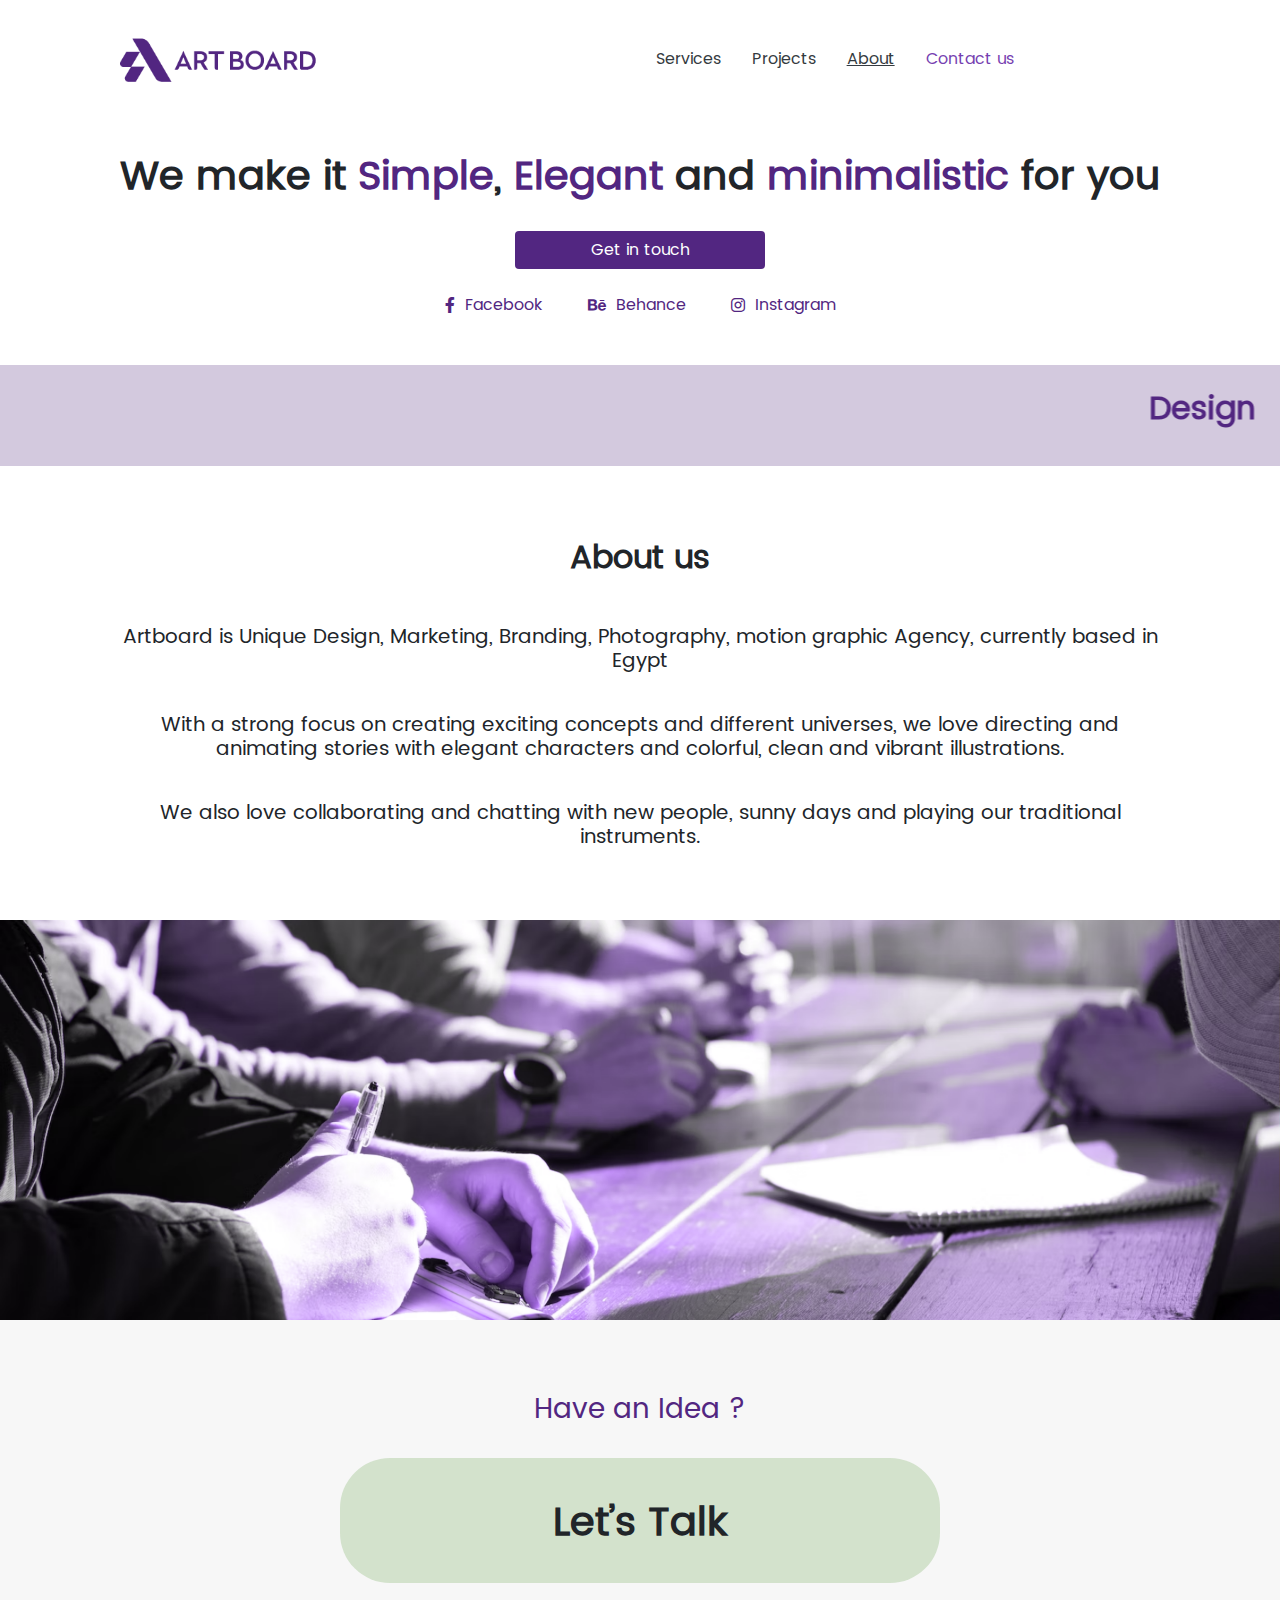
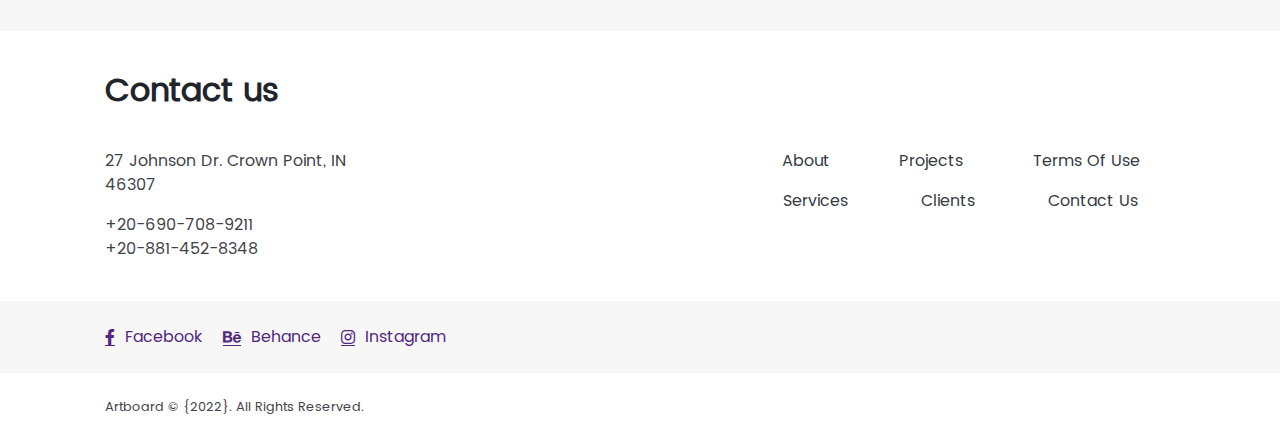
<file: about.html>
<!DOCTYPE html>
<html lang="en">

<head>
    <meta charset="UTF-8">
    <meta http-equiv="X-UA-Compatible" content="IE=edge">
    <meta name="viewport" content="width=device-width, initial-scale=1.0">
    <title>about us</title>
    <link rel="stylesheet" href="./css/all.min.css">
    <link rel="stylesheet" href="./css/bootstrap.min.css">
    <link rel="stylesheet" href="./css/style.css">
</head>

<body>


    <nav class="navbar__line navbar navbar-expand-lg navbar-light">
        <div class="container align-items-center justify-content-between w-100 pt-4 pb-2">

            <div class="container">
                <a class="navbar-brand" href="./index.html"><img src="./images/Group 5.png" width="200"></a>

                <button class="navbar-toggler" type="button" data-toggle="collapse" data-target="#navbarNav"
                    aria-controls="navbarNav" aria-expanded="false" aria-label="Toggle navigation">
                    <span class="navbar-toggler-icon"></span>
                </button>
            </div>


            <div class="collapse navbar-collapse w-100" id="navbarSupportedContent">
                <ul class="nav-items d-flex navbar-nav">

                    <li class="nav-item">
                        <a class="hovering__underline nav-link position-relative text-dark"
                            href="./services.html">Services</a>
                    </li>

                    <li class="nav-item">
                        <a class="hovering__underline nav-link position-relative text-dark"
                            href="./projects.html">Projects</a>
                    </li>

                    <li class="nav-item">
                        <a class="hovering__underline active__navitem nav-link position-relative text-dark"
                            href="./about.html">About</a>
                    </li>

                    <li class="nav-item">
                        <a class="hovering__underline colored__navitem nav-link position-relative text-dark"
                            href="./contact us.html">Contact us</a>
                    </li>
                </ul>
            </div>

        </div>
    </nav>


    <div class="container">
        <div class="header__text d-flex flex-column align-items-center justify-content-center py-5">
            <h1 class="text-center font-weight-bold"> We make it <span class="purple__color"> Simple</span>,<span
                    class="purple__color"> Elegant</span> and
                <span class="purple__color">minimalistic</span> for you
            </h1>

            <div class="py-4">
                <a href="./contact us.html" class="contact__btn btn text-white">Get in touch</a>
            </div>

            <div class="social__icons__container d-flex  align-items-center justify-content-center">
                <a class="d-flex align-items-center justify-content-between text-decoration-none" href="#">
                    <i class="social__icon position-relative fa-brands fa-facebook-f"></i>
                    <p class="text-capitalize m-0">facebook</p>
                </a>

                <a class="social__icon d-flex align-items-center justify-content-between text-decoration-none" href="#">
                    <i class="social__icon position-relative fa-brands fa-behance"></i>
                    <p class="text-capitalize m-0">behance</p>
                </a>

                <a class="social__icon d-flex align-items-center justify-content-between text-decoration-none" href="#">
                    <i class="social__icon position-relative fa-brands fa-instagram"></i>
                    <p class="text-capitalize m-0">instagram</p>
                </a>
            </div>
        </div>
    </div>


    <div class="services__container container-fluid">
        <marquee scrollamount="20">

            <div class="services__inside__container d-flex align-items-center justify-content-center py-4">
                <h2 class="services__item text-capitalize font-weight-bold">design</h2>
                <svg xmlns="http://www.w3.org/2000/svg" width="31.885" height="31.885" viewBox="0 0 31.885 31.885">
                    <path id="Path_22" data-name="Path 22"
                        d="M15.942,0s.159,7.812,4.145,11.8,11.8,4.145,11.8,4.145-7.812.159-11.8,4.145-4.145,11.8-4.145,11.8-.159-7.812-4.145-11.8S0,15.942,0,15.942s7.812-.159,11.8-4.145S15.942,0,15.942,0Z"
                        fill="#522681" />
                </svg>
                <h2 class="services__item text-capitalize font-weight-bold">developing</h2>
                <svg xmlns="http://www.w3.org/2000/svg" width="31.885" height="31.885" viewBox="0 0 31.885 31.885">
                    <path id="Path_22" data-name="Path 22"
                        d="M15.942,0s.159,7.812,4.145,11.8,11.8,4.145,11.8,4.145-7.812.159-11.8,4.145-4.145,11.8-4.145,11.8-.159-7.812-4.145-11.8S0,15.942,0,15.942s7.812-.159,11.8-4.145S15.942,0,15.942,0Z"
                        fill="#522681" />
                </svg>
                <h2 class="services__item text-capitalize font-weight-bold">branding</h2>
                <svg xmlns="http://www.w3.org/2000/svg" width="31.885" height="31.885" viewBox="0 0 31.885 31.885">
                    <path id="Path_22" data-name="Path 22"
                        d="M15.942,0s.159,7.812,4.145,11.8,11.8,4.145,11.8,4.145-7.812.159-11.8,4.145-4.145,11.8-4.145,11.8-.159-7.812-4.145-11.8S0,15.942,0,15.942s7.812-.159,11.8-4.145S15.942,0,15.942,0Z"
                        fill="#522681" />
                </svg>
                <h2 class="services__item text-capitalize font-weight-bold">marketing</h2>
                <svg xmlns="http://www.w3.org/2000/svg" width="31.885" height="31.885" viewBox="0 0 31.885 31.885">
                    <path id="Path_22" data-name="Path 22"
                        d="M15.942,0s.159,7.812,4.145,11.8,11.8,4.145,11.8,4.145-7.812.159-11.8,4.145-4.145,11.8-4.145,11.8-.159-7.812-4.145-11.8S0,15.942,0,15.942s7.812-.159,11.8-4.145S15.942,0,15.942,0Z"
                        fill="#522681" />
                </svg>
                <h2 class="services__item text-capitalize font-weight-bold">photography</h2>


            </div>

        </marquee>
    </div>


    <div class="container w-100">
        <div class="about__text d-flex flex-column align-items-center justify-content-center text-center w-100 py-5">
            <h2 class="font-weight-bold py-4">About us</h2>
            <h5 class="p-3">Artboard is Unique Design, Marketing, Branding, Photography, motion graphic Agency,
                currently based in
                Egypt
            </h5>
            <h5 class="p-3">With a strong focus on creating exciting concepts and different universes, we love
                directing and
                animating stories with elegant characters and colorful, clean and vibrant illustrations.
            </h5>
            <h5 class="p-3">We also love collaborating and chatting with new people, sunny days and playing our
                traditional
                instruments.</h5>
        </div>
    </div>


    <div class="light__bg__section">
        <img src="./images/about.png" class="img-fluid">
        <div class="d-flex flex-column align-items-center justify-content-center py-5">
            <h3 class="purple__color py-4">Have an Idea ?</h3>
            <a href="./contact-us.html"
                class="testimonials__idea__btn btn d-flex align-items-center justify-content-center font-weight-bold">
                Let’s Talk</a>
        </div>
    </div>



    <footer>
        <div class="container py-4">
            <h2 class="font-weight-bold py-3">Contact us</h2>
            <div class="row">

                <div class="col-md-7">
                    <div class="d-flex flex-column my-3">
                        <p class="dark__grey__color">27 Johnson Dr. Crown Point, IN <br>46307</p>
                        <a href="tel:+20-690-708-9211"
                            class="dark__grey__color text-decoration-none">+20-690-708-9211</a>
                        <a href="tel:+20-881-452-8348"
                            class="dark__grey__color text-decoration-none">+20-881-452-8348</a>
                    </div>
                </div>

                <div class="col-md-5">
                    <div class="d-flex flex-column my-3">
                        <div>
                            <ul class="d-flex align-items-center justify-content-around list-unstyled">
                                <li><a href="./about.html"
                                        class="text-decoration-none text-capitalize text-dark">about</a></li>
                                <li><a href="./projects.html"
                                        class="text-decoration-none text-capitalize text-dark">projects</a></li>
                                <li><a href="#" class="text-decoration-none text-capitalize text-dark">terms of use</a>
                                </li>
                            </ul>
                        </div>

                        <div>
                            <ul class="d-flex align-items-center justify-content-around list-unstyled">
                                <li><a href="./services.html"
                                        class="text-decoration-none text-capitalize text-dark">services</a></li>
                                <li><a href="#" class="text-decoration-none text-capitalize text-dark">clients</a></li>
                                <li><a href="#" class="text-decoration-none text-capitalize text-dark">contact us</a>
                                </li>
                            </ul>
                        </div>
                    </div>
                </div>

            </div>
        </div>


        <div class="footer__social__icons__container container-fluid py-4">
            <div
                class="footer__social__icons__inside__container container d-flex align-items-center justify-content-start">

                <a class="footer__social__icon d-flex align-items-center justify-content-between text-decoration-none"
                    href="#">
                    <i class="position-relative fa-brands fa-facebook-f"></i>
                    <p class="text-capitalize m-0">facebook</p>
                </a>

                <a class="footer__social__icon d-flex align-items-center justify-content-between text-decoration-none"
                    href="#">
                    <i class="position-relative fa-brands fa-behance"></i>
                    <p class="text-capitalize m-0">behance</p>
                </a>

                <a class="footer__social__icon d-flex align-items-center justify-content-between text-decoration-none"
                    href="#">
                    <i class="position-relative fa-brands fa-instagram"></i>
                    <p class="text-capitalize m-0">instagram</p>
                </a>

            </div>
        </div>


        <div class="dark__grey__color container d-flex align-items-center justify-content-start py-4">
            <small>Artboard © {2022}. All Rights Reserved.</small>
        </div>

    </footer>



    <script src="./js/jquery-3.3.1.min.js"></script>
    <script src="./js/bootstrap.min.js"></script>
    <script src="./js/main.js"></script>
</body>

</html>
</file>
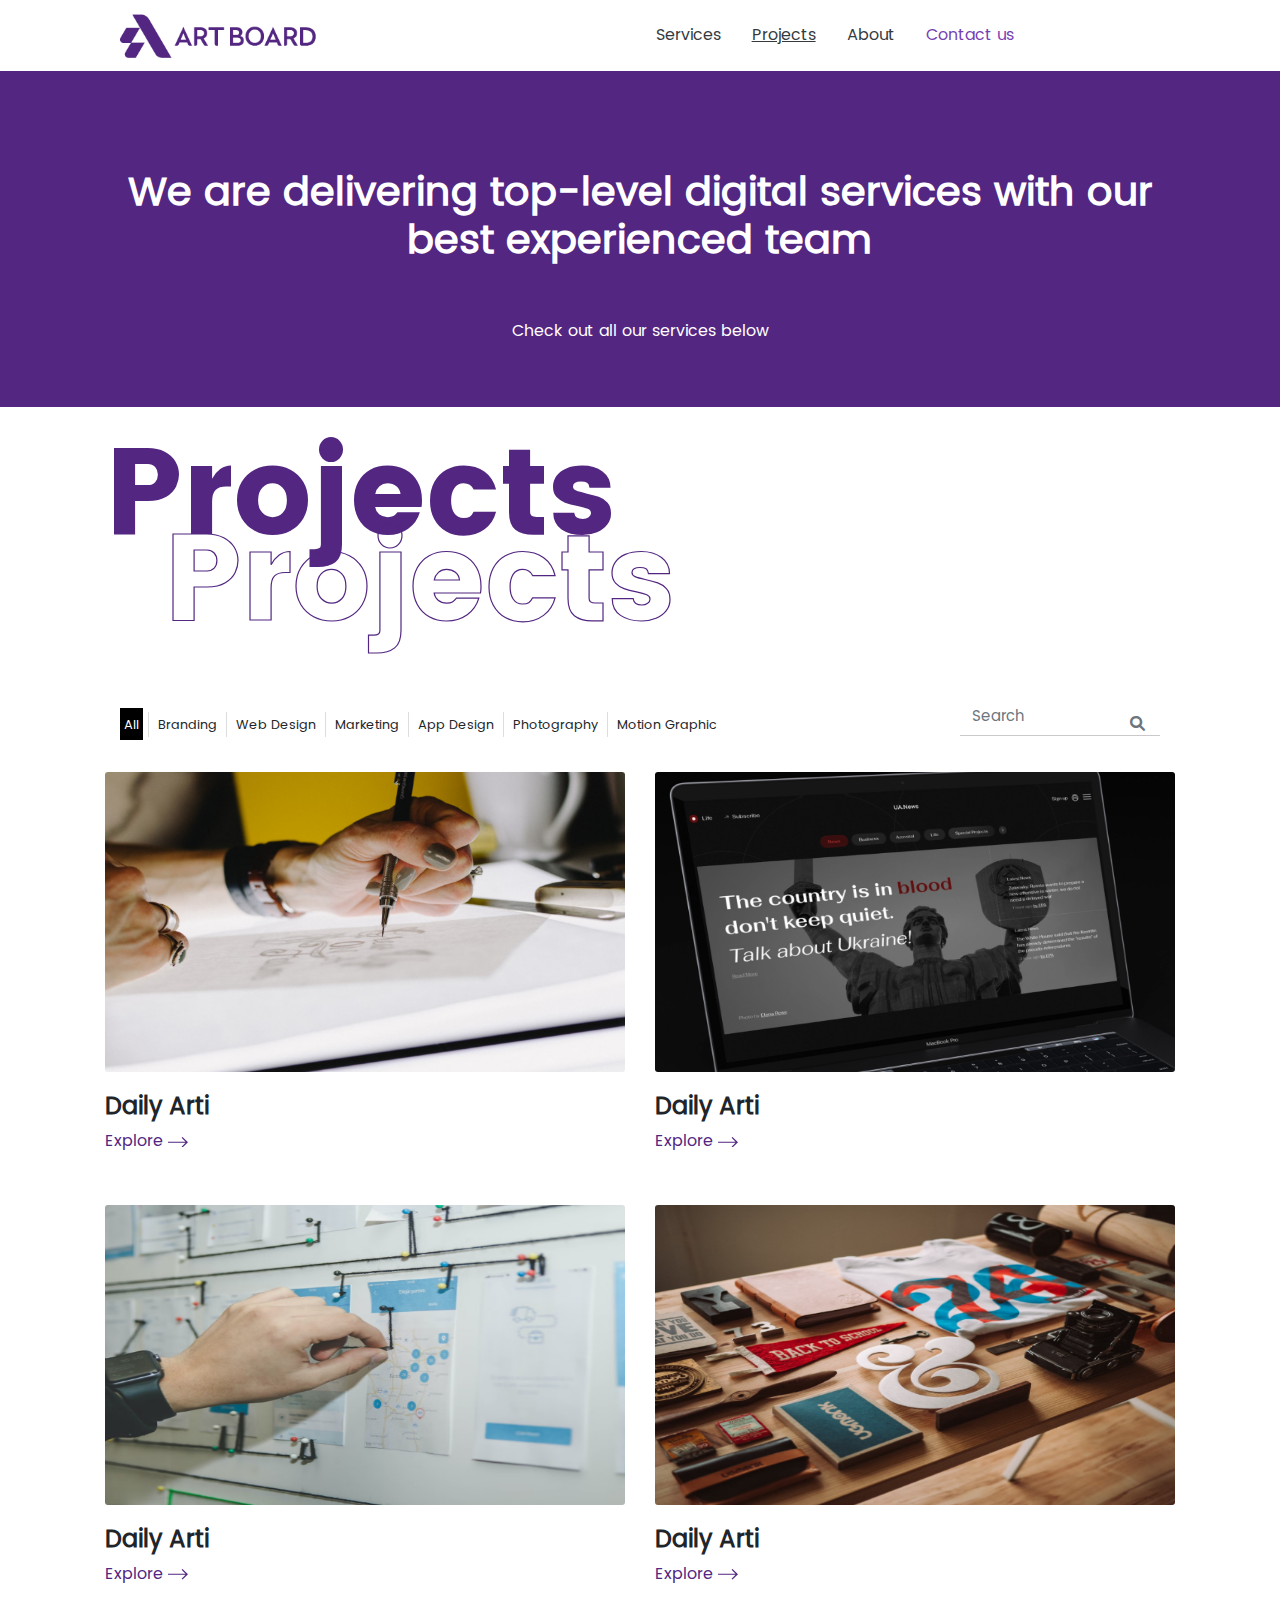
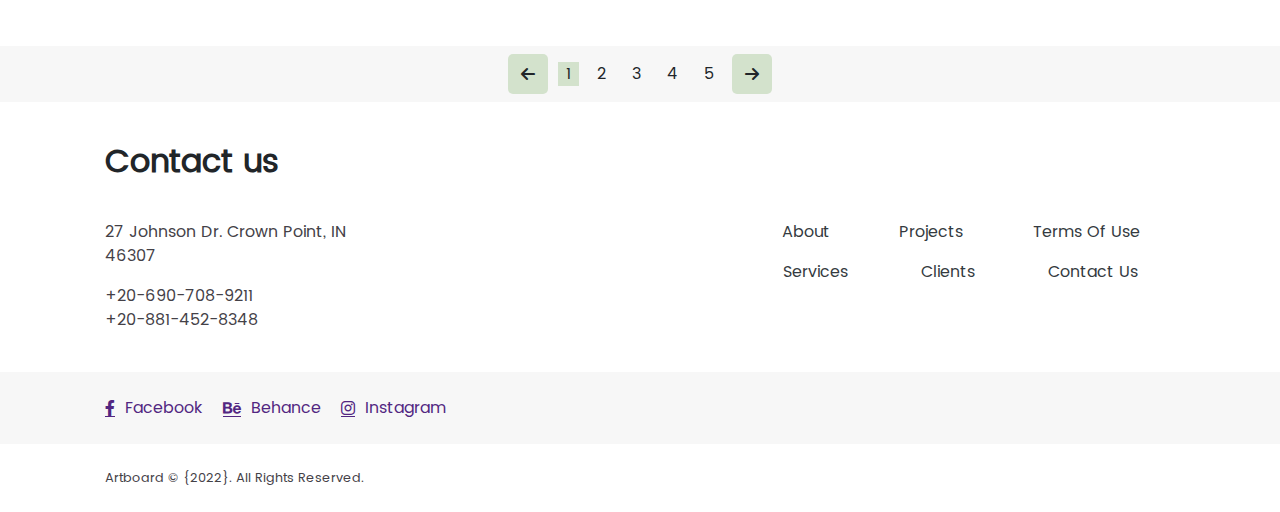
<file: projects.html>
<!DOCTYPE html>
<html lang="en">

<head>
    <meta charset="UTF-8">
    <meta http-equiv="X-UA-Compatible" content="IE=edge">
    <meta name="viewport" content="width=device-width, initial-scale=1.0">
    <title>projects</title>
    <link rel="stylesheet" href="./css/all.min.css">
    <link rel="stylesheet" href="./css/bootstrap.min.css">
    <link rel="stylesheet" href="./css/style.css">
</head>

<body>


    <nav class="navbar__line navbar navbar-expand-lg navbar-light">
        <div class="container align-items-center justify-content-between w-100">

            <div class="container">
                <a class="navbar-brand" href="./index.html"><img src="./images/Group 5.png" width="200"></a>

                <button class="navbar-toggler" type="button" data-toggle="collapse" data-target="#navbarNav"
                    aria-controls="navbarNav" aria-expanded="false" aria-label="Toggle navigation">
                    <span class="navbar-toggler-icon"></span>
                </button>
            </div>


            <div class="collapse navbar-collapse w-100" id="navbarSupportedContent">
                <ul class="nav-items d-flex navbar-nav">

                    <li class="nav-item">
                        <a class="hovering__underline nav-link position-relative text-dark"
                            href="./services.html">Services</a>
                    </li>

                    <li class="nav-item">
                        <a class="hovering__underline active__navitem nav-link position-relative text-dark"
                            href="./projects.html">Projects</a>
                    </li>

                    <li class="nav-item">
                        <a class="hovering__underline nav-link position-relative text-dark"
                            href="./about.html">About</a>
                    </li>

                    <li class="nav-item">
                        <a class="hovering__underline colored__navitem nav-link position-relative"
                            href="./contact us.html">Contact us</a>
                    </li>
                </ul>
            </div>

        </div>
    </nav>


    <div class="purple__bg text-white py-4">
        <div class="header__text container d-flex flex-column align-items-center justify-content-center py-4">
            <h1 class="font-weight-bold text-center py-5">
                We are delivering top-level digital services with our best experienced team
            </h1>
            <p>Check out all our services below</p>
        </div>
    </div>


    <div class="container py-4">
        <svg version="1.1" id="Layer_1" xmlns="http://www.w3.org/2000/svg" xmlns:xlink="http://www.w3.org/1999/xlink"
            x="0px" y="0px" viewBox="0 0 900 200" style="enable-background:new 0 0 594.3 221.3;" xml:space="preserve">
            <style type="text/css">
                .st0 {
                    fill: #522681;
                }

                .st1 {
                    font-family: 'Poppins-Bold';
                }

                .st2 {
                    font-size: 102px;
                }

                .st3 {
                    fill: none;
                    stroke: #522681;
                }
            </style>
            <g>
                <text transform="matrix(1 0 0 1 1.525879e-04 86.9539)" class="st0 st1 st2">Projects</text>
                <text transform="matrix(1 0 0 1 50.0002 158.9539)" class="st3 st1 st2">Projects</text>
            </g>
        </svg>

        <div class="container d-flex flex-wrap align-items-center justify-content-between pt-4">
            <div class="filter__btns scroll__style d-flex align-items-center justify-content-start overflow-auto py-3">

                <a href="#" class="current__filter__item text-decoration-none text-capitalize text-center p-1">
                    <small>all</small>
                </a>

                <span>
                    <svg xmlns="http://www.w3.org/2000/svg" width="1" height="24.935" viewBox="0 0 1 24.935">
                        <path id="Path_2113" data-name="Path 2113" d="M-7292.338-1118.846v24.935"
                            transform="translate(7292.838 1118.846)" fill="none" stroke="#ddd" stroke-width="1" />
                    </svg>
                </span>

                <a href="#" class="filter__type text-decoration-none text-capitalize text-center p-1">
                    <small>branding</small>
                </a>

                <span>
                    <svg xmlns="http://www.w3.org/2000/svg" width="1" height="24.935" viewBox="0 0 1 24.935">
                        <path id="Path_2113" data-name="Path 2113" d="M-7292.338-1118.846v24.935"
                            transform="translate(7292.838 1118.846)" fill="none" stroke="#ddd" stroke-width="1" />
                    </svg>
                </span>

                <a href="#" class="filter__type text-decoration-none text-capitalize text-center p-1">
                    <small>web design</small>
                </a>

                <span>
                    <svg xmlns="http://www.w3.org/2000/svg" width="1" height="24.935" viewBox="0 0 1 24.935">
                        <path id="Path_2113" data-name="Path 2113" d="M-7292.338-1118.846v24.935"
                            transform="translate(7292.838 1118.846)" fill="none" stroke="#ddd" stroke-width="1" />
                    </svg>
                </span>

                <a href="#" class="filter__type text-decoration-none text-capitalize text-center p-1">
                    <small>Marketing</small>
                </a>

                <span>
                    <svg xmlns="http://www.w3.org/2000/svg" width="1" height="24.935" viewBox="0 0 1 24.935">
                        <path id="Path_2113" data-name="Path 2113" d="M-7292.338-1118.846v24.935"
                            transform="translate(7292.838 1118.846)" fill="none" stroke="#ddd" stroke-width="1" />
                    </svg>
                </span>

                <a href="#" class="filter__type text-decoration-none text-capitalize text-center p-1">
                    <small>App Design</small>
                </a>

                <span>
                    <svg xmlns="http://www.w3.org/2000/svg" width="1" height="24.935" viewBox="0 0 1 24.935">
                        <path id="Path_2113" data-name="Path 2113" d="M-7292.338-1118.846v24.935"
                            transform="translate(7292.838 1118.846)" fill="none" stroke="#ddd" stroke-width="1" />
                    </svg>
                </span>

                <a href="#" class="filter__type text-decoration-none text-capitalize text-center p-1">
                    <small>Photography</small>
                </a>

                <span>
                    <svg xmlns="http://www.w3.org/2000/svg" width="1" height="24.935" viewBox="0 0 1 24.935">
                        <path id="Path_2113" data-name="Path 2113" d="M-7292.338-1118.846v24.935"
                            transform="translate(7292.838 1118.846)" fill="none" stroke="#ddd" stroke-width="1" />
                    </svg>
                </span>

                <a href="#" class="filter__type text-decoration-none text-capitalize text-center p-1">
                    <small>Motion graphic</small>
                </a>
            </div>

            <div class="search__input form-group position-relative border-0">
                <span class="search__icon fa fa-search position-absolute text-secondary pt-1"></span>
                <input type="search" class="form-control border-0 pr-5" placeholder="Search">
            </div>
        </div>


        <div class="row">
            <div class="col-md-6">
                <div class="projects__card card border-0 py-3">
                    <img src="./images/pic.png" class="shown__img card-img">
                    <img src="./images/pic-1.png" class="hidden__img card-img d-none">
                    <div class="card-body px-0">
                        <h4 class="font-weight-bold">Daily Arti</h4>
                        <a href="#" class="purple__color text-decoration-none pt-2">Explore
                            <span><svg xmlns="http://www.w3.org/2000/svg" width="20" height="10.496"
                                    viewBox="0 0 20 10.496">
                                    <path id="Path_3" data-name="Path 3"
                                        d="M14.515,5.418l-.891.852,3.964,3.793H0v1.205H17.588l-3.964,3.793.891.852L20,10.666Z"
                                        transform="translate(0 -5.418)" fill="#522681" />
                                </svg></span>
                        </a>
                    </div>
                </div>
            </div>

            <div class="col-md-6">
                <div class="projects__card card border-0 py-3">
                    <img src="./images/pic-3.png" class="shown__img card-img">
                    <img src="./images/pic-2.png" class="hidden__img card-img d-none">
                    <div class="card-body px-0">
                        <h4 class="font-weight-bold">Daily Arti</h4>
                        <a href="#" class="purple__color text-decoration-none pt-2">Explore
                            <span><svg xmlns="http://www.w3.org/2000/svg" width="20" height="10.496"
                                    viewBox="0 0 20 10.496">
                                    <path id="Path_3" data-name="Path 3"
                                        d="M14.515,5.418l-.891.852,3.964,3.793H0v1.205H17.588l-3.964,3.793.891.852L20,10.666Z"
                                        transform="translate(0 -5.418)" fill="#522681" />
                                </svg></span>
                        </a>
                    </div>
                </div>
            </div>

            <div class="col-md-6">
                <div class="projects__card card border-0 py-3">
                    <img src="./images/project-4.png" class="shown__img card-img">
                    <img src="./images/pic-1.png" class="hidden__img card-img d-none">
                    <div class="card-body px-0">
                        <h4 class="font-weight-bold">Daily Arti</h4>
                        <a href="#" class="purple__color text-decoration-none pt-2">Explore
                            <span><svg xmlns="http://www.w3.org/2000/svg" width="20" height="10.496"
                                    viewBox="0 0 20 10.496">
                                    <path id="Path_3" data-name="Path 3"
                                        d="M14.515,5.418l-.891.852,3.964,3.793H0v1.205H17.588l-3.964,3.793.891.852L20,10.666Z"
                                        transform="translate(0 -5.418)" fill="#522681" />
                                </svg></span>
                        </a>
                    </div>
                </div>
            </div>

            <div class="col-md-6">
                <div class="projects__card card border-0 py-3">
                    <img src="./images/branding.png" class="shown__img card-img">
                    <img src="./images/pic-3.png" class="hidden__img card-img d-none">
                    <div class="card-body px-0">
                        <h4 class="font-weight-bold">Daily Arti</h4>
                        <a href="#" class="purple__color text-decoration-none pt-2">Explore
                            <span><svg xmlns="http://www.w3.org/2000/svg" width="20" height="10.496"
                                    viewBox="0 0 20 10.496">
                                    <path id="Path_3" data-name="Path 3"
                                        d="M14.515,5.418l-.891.852,3.964,3.793H0v1.205H17.588l-3.964,3.793.891.852L20,10.666Z"
                                        transform="translate(0 -5.418)" fill="#522681" />
                                </svg></span>
                        </a>
                    </div>
                </div>
            </div>
        </div>
    </div>


    <div class="moving__arrows__container d-flex align-items-center justify-content-center py-2">
        <i class="moving__arrow d-flex align-items-center justify-content-center pointer fa-solid fa-arrow-left"></i>
        <p class="current__Page pointer m-0 px-2">1</p>
        <p class="pointer m-0 px-2">2</p>
        <p class="pointer m-0 px-2">3</p>
        <p class="pointer m-0 px-2">4</p>
        <p class="pointer m-0 px-2">5</p>
        <i class="moving__arrow d-flex align-items-center justify-content-center pointer fa-solid fa-arrow-right"></i>
    </div>


    <footer>
        <div class="container py-4">
            <h2 class="font-weight-bold py-3">Contact us</h2>
            <div class="row">

                <div class="col-md-7">
                    <div class="d-flex flex-column my-3">
                        <p class="dark__grey__color">27 Johnson Dr. Crown Point, IN <br>46307</p>
                        <a href="tel:+20-690-708-9211"
                            class="dark__grey__color text-decoration-none">+20-690-708-9211</a>
                        <a href="tel:+20-881-452-8348"
                            class="dark__grey__color text-decoration-none">+20-881-452-8348</a>
                    </div>
                </div>

                <div class="col-md-5">
                    <div class="d-flex flex-column my-3">
                        <div>
                            <ul class="d-flex align-items-center justify-content-around list-unstyled">
                                <li><a href="./about.html"
                                        class="text-decoration-none text-capitalize text-dark">about</a></li>
                                <li><a href="./projects.html"
                                        class="text-decoration-none text-capitalize text-dark">projects</a></li>
                                <li><a href="#" class="text-decoration-none text-capitalize text-dark">terms of use</a>
                                </li>
                            </ul>
                        </div>

                        <div>
                            <ul class="d-flex align-items-center justify-content-around list-unstyled">
                                <li><a href="./services.html"
                                        class="text-decoration-none text-capitalize text-dark">services</a></li>
                                <li><a href="#" class="text-decoration-none text-capitalize text-dark">clients</a></li>
                                <li><a href="#" class="text-decoration-none text-capitalize text-dark">contact us</a>
                                </li>
                            </ul>
                        </div>
                    </div>
                </div>

            </div>
        </div>


        <div class="footer__social__icons__container container-fluid py-4">
            <div
                class="footer__social__icons__inside__container container d-flex align-items-center justify-content-start">

                <a class="footer__social__icon d-flex align-items-center justify-content-between text-decoration-none"
                    href="#">
                    <i class="position-relative fa-brands fa-facebook-f"></i>
                    <p class="text-capitalize m-0">facebook</p>
                </a>

                <a class="footer__social__icon d-flex align-items-center justify-content-between text-decoration-none"
                    href="#">
                    <i class="position-relative fa-brands fa-behance"></i>
                    <p class="text-capitalize m-0">behance</p>
                </a>

                <a class="footer__social__icon d-flex align-items-center justify-content-between text-decoration-none"
                    href="#">
                    <i class="position-relative fa-brands fa-instagram"></i>
                    <p class="text-capitalize m-0">instagram</p>
                </a>

            </div>
        </div>


        <div class="dark__grey__color container d-flex align-items-center justify-content-start py-4">
            <small>Artboard © {2022}. All Rights Reserved.</small>
        </div>

    </footer>



    <script src="./js/jquery-3.3.1.min.js"></script>
    <script src="./js/bootstrap.min.js"></script>
    <script src="./js/main.js"></script>
</body>

</html>
</file>
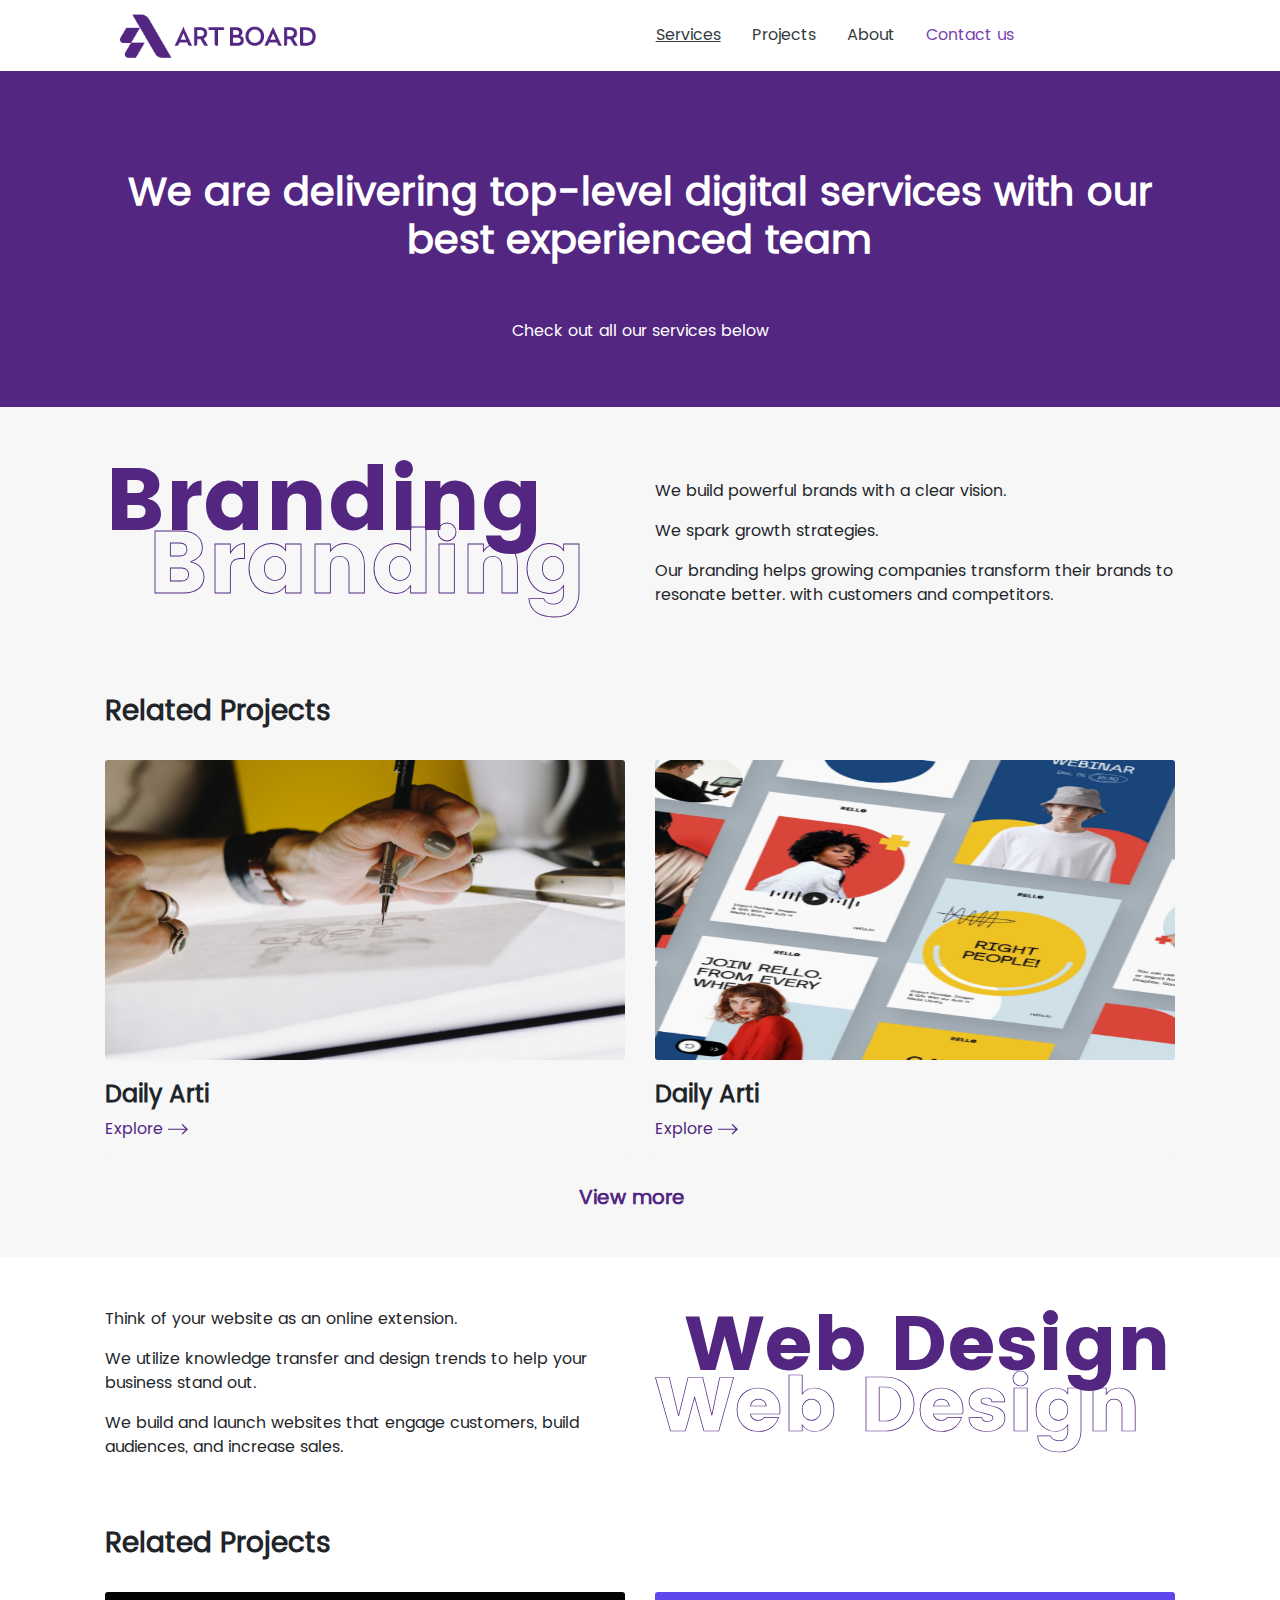
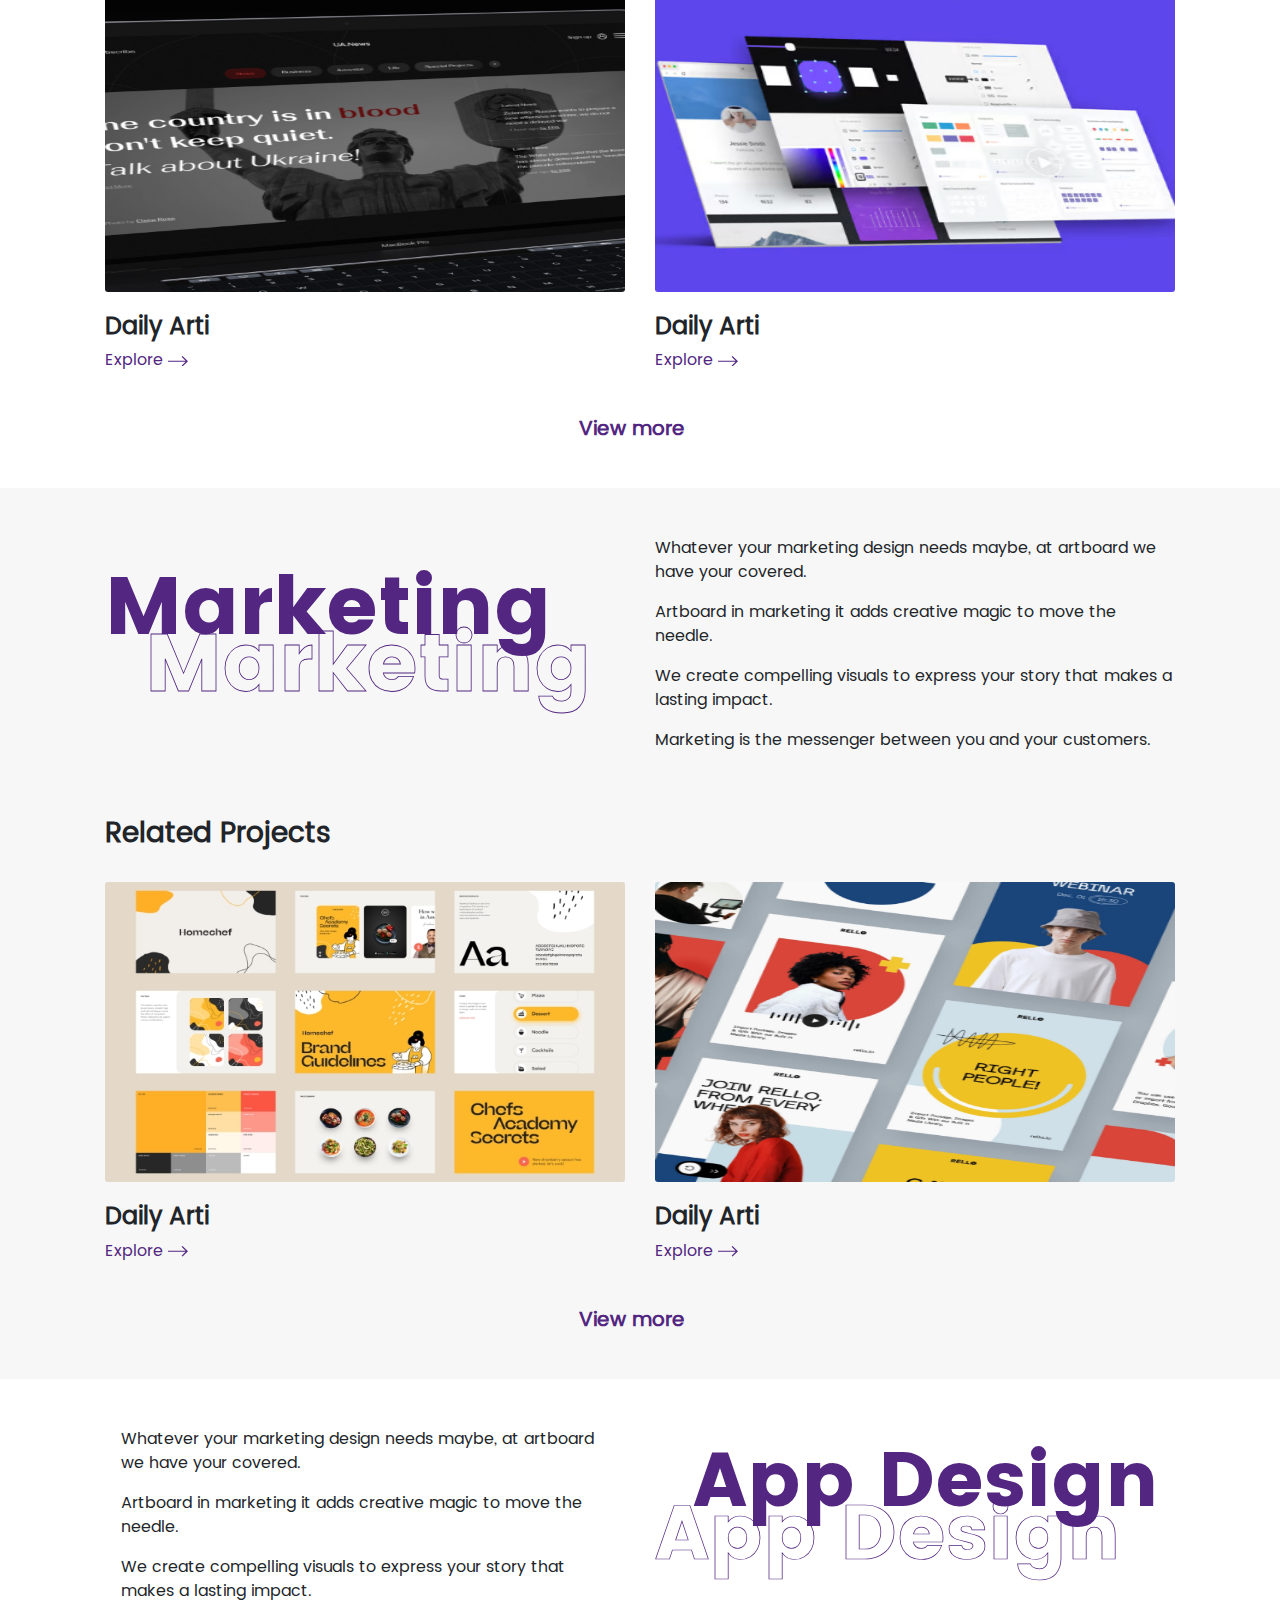
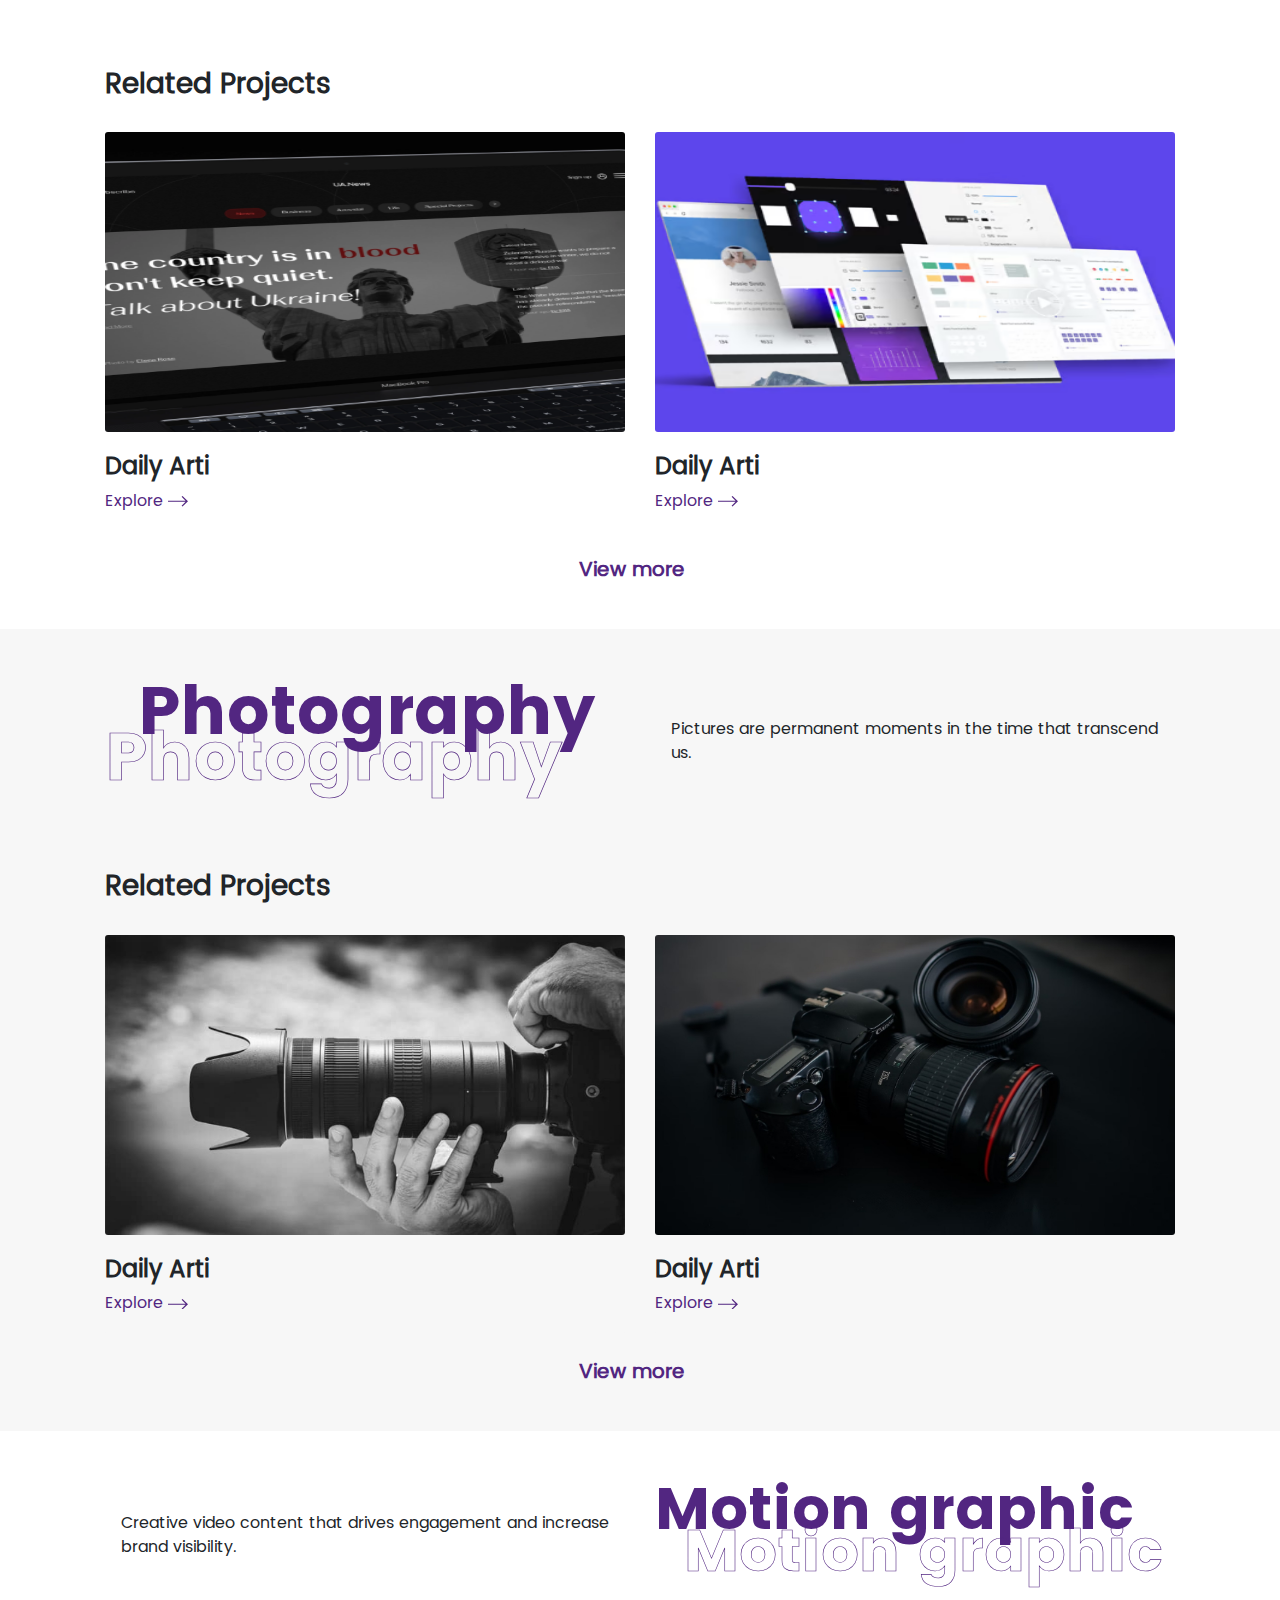
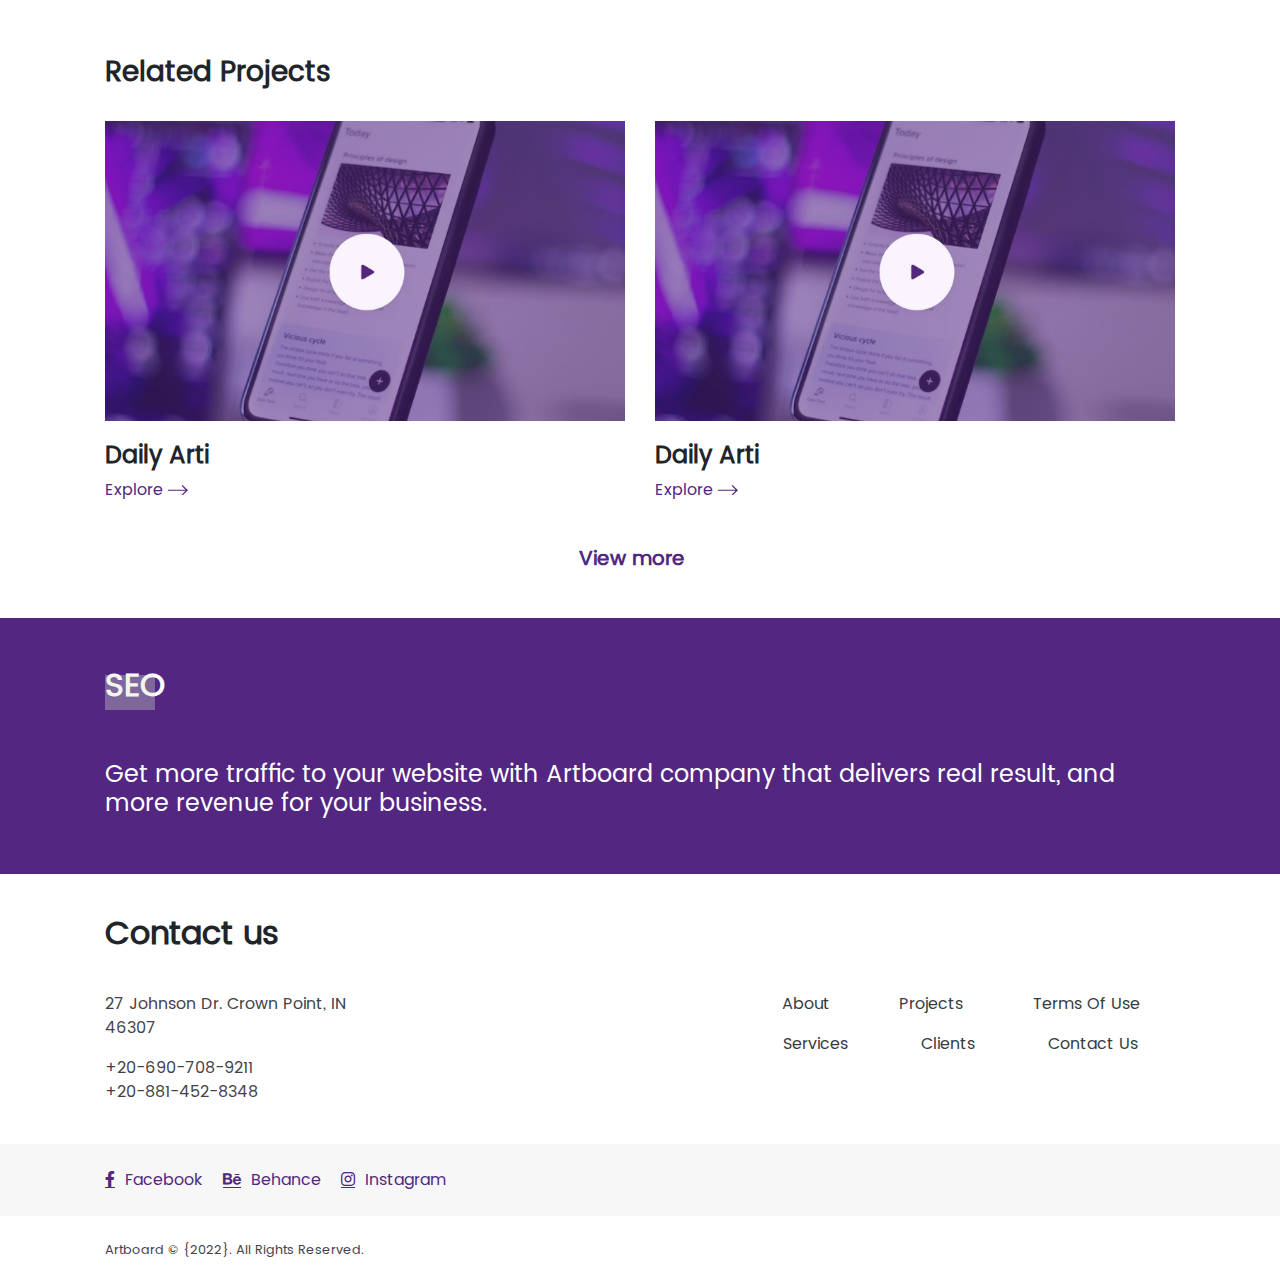
<file: services.html>
<!DOCTYPE html>
<html lang="en">

<head>
    <meta charset="UTF-8">
    <meta http-equiv="X-UA-Compatible" content="IE=edge">
    <meta name="viewport" content="width=device-width, initial-scale=1.0">
    <title>services</title>
    <link rel="stylesheet" href="./css/all.min.css">
    <link rel="stylesheet" href="./css/bootstrap.min.css">
    <link rel="stylesheet" href="./css/style.css">
</head>

<body>


    <nav class="navbar__line navbar navbar-expand-lg navbar-light">
        <div class="container align-items-center justify-content-between w-100">

            <div class="container">
                <a class="navbar-brand" href="./index.html"><img src="./images/Group 5.png" width="200"></a>

                <button class="navbar-toggler" type="button" data-toggle="collapse" data-target="#navbarNav"
                    aria-controls="navbarNav" aria-expanded="false" aria-label="Toggle navigation">
                    <span class="navbar-toggler-icon"></span>
                </button>
            </div>


            <div class="collapse navbar-collapse w-100" id="navbarSupportedContent">
                <ul class="nav-items d-flex navbar-nav">

                    <li class="nav-item">
                        <a class="hovering__underline active__navitem nav-link position-relative text-dark"
                            href="./services.html">Services</a>
                    </li>

                    <li class="nav-item">
                        <a class="hovering__underline nav-link position-relative text-dark"
                            href="./projects.html">Projects</a>
                    </li>

                    <li class="nav-item">
                        <a class="hovering__underline nav-link position-relative text-dark"
                            href="./about.html">About</a>
                    </li>

                    <li class="nav-item">
                        <a class="hovering__underline colored__navitem nav-link position-relative"
                            href="./contact us.html">Contact us</a>
                    </li>
                </ul>
            </div>

        </div>
    </nav>



    <div class="container-fluid purple__bg text-white py-4">
        <div class="header__text container d-flex flex-column align-items-center justify-content-center py-4">
            <h1 class="font-weight-bold text-center py-5">
                We are delivering top-level digital services with our best experienced team
            </h1>
            <p>Check out all our services below</p>
        </div>
    </div>



    <!--branding-->
    <div class="light__bg__section py-4">
        <div class="container">
            <div class="row align-items-center justify-content-center py-4">
                <div class="col-md-6">
                    <div>
                        <svg version="1.1" id="Layer_1" xmlns="http://www.w3.org/2000/svg"
                            xmlns:xlink="http://www.w3.org/1999/xlink" x="0px" y="0px" viewBox="0 0 600 221.3"
                            style="enable-background:new 0 0 538.4 221.3;" xml:space="preserve">
                            <style type="text/css">
                                .st0 {
                                    fill: #522681;
                                }

                                .st1 {
                                    font-family: 'Poppins-Bold';
                                }

                                .st2 {
                                    font-size: 102px;
                                }

                                .st3 {
                                    fill: none;
                                    stroke: #522681;
                                }
                            </style>
                            <g>
                                <text transform="matrix(1 0 0 1 -3.051758e-04 86.954)"
                                    class="st0 st1 st2">Branding</text>
                                <text transform="matrix(1 0 0 1 49.9997 158.954)" class="st3 st1 st2">Branding</text>
                            </g>
                        </svg>
                    </div>
                </div>

                <div class="col-md-6">
                    <div class="d-flex flex-column align-items-start justify-content-center">
                        <p>We build powerful brands with a clear vision.</p>
                        <p>We spark growth strategies.</p>
                        <p>Our branding helps growing companies transform their brands to resonate better. with
                            customers and competitors.</p>
                    </div>
                </div>
            </div>
        </div>

        <div class="container">
            <h3 class="font-weight-bold text-capitalize py-4">Related projects</h3>

            <div class="row d-flex align-items-center justify-content-start">
                <div class="col-md-6">
                    <div class="projects__card light__bg__section card border-0 text-capitalize">
                        <img src="./images/pic.png" class="shown__img card-img">
                        <img src="./images/pic-1.png" class="hidden__img card-img d-none">
                        <div class="card-body px-0">
                            <h4 class="font-weight-bold">daily arti</h4>
                            <a href="#" class="purple__color text-decoration-none pt-2">explore
                                <span><svg xmlns="http://www.w3.org/2000/svg" width="20" height="10.496"
                                        viewBox="0 0 20 10.496">
                                        <path id="Path_3" data-name="Path 3"
                                            d="M14.515,5.418l-.891.852,3.964,3.793H0v1.205H17.588l-3.964,3.793.891.852L20,10.666Z"
                                            transform="translate(0 -5.418)" fill="#522681" />
                                    </svg></span>
                            </a>
                        </div>
                    </div>
                </div>

                <div class="col-md-6">
                    <div class="projects__card light__bg__section card border-0 text-capitalize">
                        <img src="./images/web-design-2.png" class="shown__img card-img">
                        <img src="./images/pic-2.png" class="hidden__img card-img d-none">
                        <div class="card-body px-0">
                            <h4 class="font-weight-bold">daily arti</h4>
                            <a href="#" class="purple__color text-decoration-none pt-2">explore
                                <span><svg xmlns="http://www.w3.org/2000/svg" width="20" height="10.496"
                                        viewBox="0 0 20 10.496">
                                        <path id="Path_3" data-name="Path 3"
                                            d="M14.515,5.418l-.891.852,3.964,3.793H0v1.205H17.588l-3.964,3.793.891.852L20,10.666Z"
                                            transform="translate(0 -5.418)" fill="#522681" />
                                    </svg></span>
                            </a>
                        </div>
                    </div>
                </div>
            </div>

            <div class="py-4">
                <a href="./projects.html" class="d-flex align-items-center justify-content-center text-decoration-none">
                    <h5 class="purple__color font-weight-bold m-0 pr-3">View more</h5>
                </a>
            </div>
        </div>
    </div>



    <!--web design-->
    <div class="py-4">
        <div class="container">
            <div class="row flex-column-reverse flex-md-row align-items-center justify-content-center py-4">
                <div class="col-md-6">
                    <div class="d-flex flex-column align-items-start justify-content-center">
                        <p>Think of your website as an online extension.</p>
                        <p>We utilize knowledge transfer and design trends to help your business stand out.</p>
                        <p>We build and launch websites that engage customers, build audiences, and increase sales.</p>
                    </div>
                </div>

                <div class="col-md-6">
                    <div>
                        <svg version="1.1" id="Layer_1" xmlns="http://www.w3.org/2000/svg"
                            xmlns:xlink="http://www.w3.org/1999/xlink" x="0px" y="0px" viewBox="0 0 700 233"
                            style="enable-background:new 0 0 665.9 232.3;" xml:space="preserve">
                            <style type="text/css">
                                .st0 {
                                    fill: #522681;
                                }

                                .st1 {
                                    font-family: 'Poppins-Bold';
                                }

                                .st2 {
                                    font-size: 102px;
                                }

                                .st3 {
                                    fill: none;
                                    stroke: #522681;
                                }
                            </style>
                            <g>
                                <text transform="matrix(1 0 0 1 40.8202 86.954)" class="st0 st1 st2">Web Design</text>
                                <text transform="matrix(1 0 0 1 0.5002 169.9539)" class="st3 st1 st2">Web Design</text>
                            </g>
                        </svg>
                    </div>
                </div>
            </div>
        </div>

        <div class="container">
            <h3 class="font-weight-bold text-capitalize py-4">Related projects</h3>
            <div class="row d-flex align-items-center justify-content-start">
                <div class="col-md-6">
                    <div class="projects__card card border-0 text-capitalize">
                        <img src="./images/web-design-1.png" class="shown__img card-img">
                        <img src="./images/web-design-2.png" class="hidden__img card-img d-none">
                        <div class="card-body px-0">
                            <h4 class="font-weight-bold">daily arti</h4>
                            <a href="#" class="purple__color text-decoration-none pt-2">explore
                                <span><svg xmlns="http://www.w3.org/2000/svg" width="20" height="10.496"
                                        viewBox="0 0 20 10.496">
                                        <path id="Path_3" data-name="Path 3"
                                            d="M14.515,5.418l-.891.852,3.964,3.793H0v1.205H17.588l-3.964,3.793.891.852L20,10.666Z"
                                            transform="translate(0 -5.418)" fill="#522681" />
                                    </svg></span>
                            </a>
                        </div>
                    </div>
                </div>

                <div class="col-md-6">
                    <div class="projects__card card border-0 text-capitalize">
                        <img src="./images/project-2.png" class="shown__img card-img">
                        <img src="./images/pic-2.png" class="hidden__img card-img d-none">
                        <div class="card-body px-0">
                            <h4 class="font-weight-bold">daily arti</h4>
                            <a href="#" class="purple__color text-decoration-none pt-2">explore
                                <span><svg xmlns="http://www.w3.org/2000/svg" width="20" height="10.496"
                                        viewBox="0 0 20 10.496">
                                        <path id="Path_3" data-name="Path 3"
                                            d="M14.515,5.418l-.891.852,3.964,3.793H0v1.205H17.588l-3.964,3.793.891.852L20,10.666Z"
                                            transform="translate(0 -5.418)" fill="#522681" />
                                    </svg></span>
                            </a>
                        </div>
                    </div>
                </div>
            </div>

            <div class="py-4">
                <a href="./projects.html" class="d-flex align-items-center justify-content-center text-decoration-none">
                    <h5 class="purple__color font-weight-bold m-0 pr-3">View more</h5>
                </a>
            </div>

        </div>
    </div>



    <!--marketing-->
    <div class="light__bg__section py-4">
        <div class="container">
            <div class="row align-items-center justify-content-center py-4">
                <div class="col-md-6">
                    <div>
                        <svg version="1.1" id="Layer_1" xmlns="http://www.w3.org/2000/svg"
                            xmlns:xlink="http://www.w3.org/1999/xlink" x="0px" y="0px" viewBox="0 0 650 221.3"
                            style="enable-background:new 0 0 594.3 221.3;" xml:space="preserve">
                            <style type="text/css">
                                .st0 {
                                    fill: #522681;
                                }

                                .st1 {
                                    font-family: 'Poppins-Bold';
                                }

                                .st2 {
                                    font-size: 102px;
                                }

                                .st3 {
                                    fill: none;
                                    stroke: #522681;
                                }
                            </style>
                            <g>
                                <text transform="matrix(1 0 0 1 1.525879e-04 86.9539)"
                                    class="st0 st1 st2">Marketing</text>
                                <text transform="matrix(1 0 0 1 50.0002 158.9539)" class="st3 st1 st2">Marketing</text>
                            </g>
                        </svg>
                    </div>
                </div>

                <div class="col-md-6">
                    <div class="d-flex flex-column align-items-start justify-content-center">
                        <p>Whatever your marketing design needs maybe, at artboard we have your covered.</p>
                        <p>Artboard in marketing it adds creative magic to move the needle.</p>
                        <p>We create compelling visuals to express your story that makes a lasting impact.</p>
                        <p>Marketing is the messenger between you and your customers.</p>
                    </div>
                </div>
            </div>
        </div>

        <div class="container">
            <h3 class="font-weight-bold text-capitalize py-4">Related projects</h3>
            <div class="row d-flex align-items-center justify-content-start">
                <div class="col-md-6">
                    <div class="projects__card light__bg__section card border-0 text-capitalize">
                        <img src="./images/marketing.jpg" class="shown__img card-img">
                        <img src="./images/pic-1.png" class="hidden__img card-img d-none">
                        <div class="card-body px-0">
                            <h4 class="font-weight-bold">daily arti</h4>
                            <a href="#" class="purple__color text-decoration-none pt-2">explore
                                <span><svg xmlns="http://www.w3.org/2000/svg" width="20" height="10.496"
                                        viewBox="0 0 20 10.496">
                                        <path id="Path_3" data-name="Path 3"
                                            d="M14.515,5.418l-.891.852,3.964,3.793H0v1.205H17.588l-3.964,3.793.891.852L20,10.666Z"
                                            transform="translate(0 -5.418)" fill="#522681" />
                                    </svg></span>
                            </a>
                        </div>
                    </div>
                </div>

                <div class="col-md-6">
                    <div class="projects__card light__bg__section card border-0 text-capitalize">
                        <img src="./images/web-design-2.png" class="shown__img card-img">
                        <img src="./images/pic-2.png" class="hidden__img card-img d-none">
                        <div class="card-body px-0">
                            <h4 class="font-weight-bold">daily arti</h4>
                            <a href="#" class="purple__color text-decoration-none pt-2">explore
                                <span><svg xmlns="http://www.w3.org/2000/svg" width="20" height="10.496"
                                        viewBox="0 0 20 10.496">
                                        <path id="Path_3" data-name="Path 3"
                                            d="M14.515,5.418l-.891.852,3.964,3.793H0v1.205H17.588l-3.964,3.793.891.852L20,10.666Z"
                                            transform="translate(0 -5.418)" fill="#522681" />
                                    </svg></span>
                            </a>
                        </div>
                    </div>
                </div>
            </div>

            <div class="py-4">
                <a href="./projects.html" class="d-flex align-items-center justify-content-center text-decoration-none">
                    <h5 class="purple__color font-weight-bold m-0 pr-3">View more</h5>
                </a>
            </div>

        </div>
    </div>


    <!--app design-->
    <div class="py-4">
        <div class="container">
            <div class="row flex-column-reverse flex-md-row align-items-center justify-content-center py-4">
                <div class="col-md-6">
                    <div class="d-flex flex-column align-items-start justify-content-center px-3">
                        <p>Whatever your marketing design needs maybe, at artboard we have your covered.</p>
                        <p>Artboard in marketing it adds creative magic to move the needle.</p>
                        <p>We create compelling visuals to express your story that makes a lasting impact.</p>
                    </div>
                </div>

                <div class="col-md-6">
                    <div>
                        <svg version="1.1" id="Layer_1" xmlns="http://www.w3.org/2000/svg"
                            xmlns:xlink="http://www.w3.org/1999/xlink" x="0px" y="0px" viewBox="0 0 700 221.3"
                            style="enable-background:new 0 0 647.8 221.3;" xml:space="preserve">
                            <style type="text/css">
                                .st0 {
                                    fill: #522681;
                                }

                                .st1 {
                                    font-family: 'Poppins-Bold';
                                }

                                .st2 {
                                    font-size: 102px;
                                }

                                .st3 {
                                    fill: none;
                                    stroke: #522681;
                                }
                            </style>
                            <g>
                                <text transform="matrix(1 0 0 1 50.5002 86.9544)" class="st0 st1 st2">App Design</text>
                                <text transform="matrix(1 0 0 1 0.5002 158.9544)" class="st3 st1 st2">App Design</text>
                            </g>
                        </svg>

                    </div>
                </div>
            </div>
        </div>

        <div class="container">
            <h3 class="font-weight-bold text-capitalize py-4">Related projects</h3>
            <div class="row d-flex align-items-center justify-content-start">
                <div class="col-md-6">
                    <div class="projects__card card border-0 text-capitalize">
                        <img src="./images/web-design-1.png" class="shown__img card-img">
                        <img src="./images/web-design-2.png" class="hidden__img card-img d-none">
                        <div class="card-body px-0">
                            <h4 class="font-weight-bold">daily arti</h4>
                            <a href="#" class="purple__color text-decoration-none pt-2">explore
                                <span><svg xmlns="http://www.w3.org/2000/svg" width="20" height="10.496"
                                        viewBox="0 0 20 10.496">
                                        <path id="Path_3" data-name="Path 3"
                                            d="M14.515,5.418l-.891.852,3.964,3.793H0v1.205H17.588l-3.964,3.793.891.852L20,10.666Z"
                                            transform="translate(0 -5.418)" fill="#522681" />
                                    </svg></span>
                            </a>
                        </div>
                    </div>
                </div>

                <div class="col-md-6">
                    <div class="projects__card card border-0 text-capitalize">
                        <img src="./images/project-2.png" class="shown__img card-img">
                        <img src="./images/pic-2.png" class="hidden__img card-img d-none">
                        <div class="card-body px-0">
                            <h4 class="font-weight-bold">daily arti</h4>
                            <a href="#" class="purple__color text-decoration-none pt-2">explore
                                <span><svg xmlns="http://www.w3.org/2000/svg" width="20" height="10.496"
                                        viewBox="0 0 20 10.496">
                                        <path id="Path_3" data-name="Path 3"
                                            d="M14.515,5.418l-.891.852,3.964,3.793H0v1.205H17.588l-3.964,3.793.891.852L20,10.666Z"
                                            transform="translate(0 -5.418)" fill="#522681" />
                                    </svg></span>
                            </a>
                        </div>
                    </div>
                </div>
            </div>

            <div class="py-4">
                <a href="./projects.html" class="d-flex align-items-center justify-content-center text-decoration-none">
                    <h5 class="purple__color font-weight-bold m-0 pr-3">View more</h5>
                </a>
            </div>

        </div>
    </div>



    <!--photography-->
    <div class="light__bg__section py-4">
        <div class="container">
            <div class="row align-items-center justify-content-center py-4">
                <div class="col-md-6">
                    <div>
                        <svg version="1.1" id="Layer_1" xmlns="http://www.w3.org/2000/svg"
                            xmlns:xlink="http://www.w3.org/1999/xlink" x="0px" y="0px" viewBox="0 0 800 221.3"
                            style="enable-background:new 0 0 738.9 221.3;" xml:space="preserve">
                            <style type="text/css">
                                .st0 {
                                    fill: #522681;
                                }

                                .st1 {
                                    font-family: 'Poppins-Bold';
                                }

                                .st2 {
                                    font-size: 102px;
                                }

                                .st3 {
                                    fill: none;
                                    stroke: #522681;
                                }
                            </style>
                            <g>
                                <text transform="matrix(1 0 0 1 50.5002 86.9544)" class="st0 st1 st2">Photography</text>
                                <text transform="matrix(1 0 0 1 0.5002 158.9544)" class="st3 st1 st2">Photography</text>
                            </g>
                        </svg>
                    </div>
                </div>

                <div class="col-md-6">
                    <div class="d-flex flex-column align-items-start justify-content-center px-3">
                        <p>Pictures are permanent moments in the time that transcend us.</p>
                    </div>
                </div>
            </div>
        </div>

        <div class="container">
            <h3 class="font-weight-bold text-capitalize py-4">Related projects</h3>
            <div class="row d-flex align-items-center justify-content-start">
                <div class="col-md-6">
                    <div class="projects__card light__bg__section card border-0 text-capitalize">
                        <img src="./images/photograph.jpg" class="shown__img card-img">
                        <img src="./images/photograph-1.jpg" class="hidden__img card-img d-none">
                        <div class="card-body px-0">
                            <h4 class="font-weight-bold">daily arti</h4>
                            <a href="#" class="purple__color text-decoration-none pt-2">explore
                                <span><svg xmlns="http://www.w3.org/2000/svg" width="20" height="10.496"
                                        viewBox="0 0 20 10.496">
                                        <path id="Path_3" data-name="Path 3"
                                            d="M14.515,5.418l-.891.852,3.964,3.793H0v1.205H17.588l-3.964,3.793.891.852L20,10.666Z"
                                            transform="translate(0 -5.418)" fill="#522681" />
                                    </svg></span>
                            </a>
                        </div>
                    </div>
                </div>

                <div class="col-md-6">
                    <div class="projects__card light__bg__section card border-0 text-capitalize">
                        <img src="./images/photograph-1.jpg" class="shown__img card-img">
                        <img src="./images/photograph.jpg" class="hidden__img card-img d-none">
                        <div class="card-body px-0">
                            <h4 class="font-weight-bold">daily arti</h4>
                            <a href="#" class="purple__color text-decoration-none pt-2">explore
                                <span><svg xmlns="http://www.w3.org/2000/svg" width="20" height="10.496"
                                        viewBox="0 0 20 10.496">
                                        <path id="Path_3" data-name="Path 3"
                                            d="M14.515,5.418l-.891.852,3.964,3.793H0v1.205H17.588l-3.964,3.793.891.852L20,10.666Z"
                                            transform="translate(0 -5.418)" fill="#522681" />
                                    </svg></span>
                            </a>
                        </div>
                    </div>
                </div>
            </div>

            <div class="py-4">
                <a href="./projects.html" class="d-flex align-items-center justify-content-center text-decoration-none">
                    <h5 class="purple__color font-weight-bold m-0 pr-3">View more</h5>
                </a>
            </div>

        </div>
    </div>



    <!--motion graphic-->
    <div class="py-4">
        <div class="container">
            <div class="row flex-column-reverse flex-md-row align-items-center justify-content-center py-4">
                <div class="col-md-6">
                    <div class="d-flex flex-column align-items-start justify-content-center px-3">
                        <p>Creative video content that drives engagement and increase brand visibility.</p>
                    </div>
                </div>

                <div class="col-md-6">
                    <div>
                        <svg version="1.1" id="Layer_1" xmlns="http://www.w3.org/2000/svg"
                            xmlns:xlink="http://www.w3.org/1999/xlink" x="0px" y="0px" viewBox="0 0 900 221.3"
                            style="enable-background:new 0 0 850.8 221.3;" xml:space="preserve">
                            <style type="text/css">
                                .st0 {
                                    fill: #522681;
                                }

                                .st1 {
                                    font-family: 'Poppins-Bold';
                                }

                                .st2 {
                                    font-size: 102px;
                                }

                                .st3 {
                                    fill: none;
                                    stroke: #522681;
                                }
                            </style>
                            <g>
                                <text transform="matrix(1 0 0 1 1.525879e-04 86.9544)" class="st0 st1 st2">Motion
                                    graphic</text>
                                <text transform="matrix(1 0 0 1 50.0002 158.9544)" class="st3 st1 st2">Motion
                                    graphic</text>
                            </g>
                        </svg>

                    </div>
                </div>
            </div>
        </div>

        <div class="container">
            <h3 class="font-weight-bold text-capitalize py-4">Related projects</h3>
            <div class="row d-flex align-items-center justify-content-start">
                <div class="col-md-6">
                    <div class="projects__card card border-0 text-capitalize">
                        <img src="./images/video.jpg">
                        <div class="card-body px-0">
                            <h4 class="font-weight-bold">daily arti</h4>
                            <a href="#" class="purple__color text-decoration-none pt-2">explore
                                <span><svg xmlns="http://www.w3.org/2000/svg" width="20" height="10.496"
                                        viewBox="0 0 20 10.496">
                                        <path id="Path_3" data-name="Path 3"
                                            d="M14.515,5.418l-.891.852,3.964,3.793H0v1.205H17.588l-3.964,3.793.891.852L20,10.666Z"
                                            transform="translate(0 -5.418)" fill="#522681" />
                                    </svg></span>
                            </a>
                        </div>
                    </div>
                </div>

                <div class="col-md-6">
                    <div class="projects__card card border-0 text-capitalize">
                        <img src="./images/video.jpg">
                        <div class="card-body px-0">
                            <h4 class="font-weight-bold">daily arti</h4>
                            <a href="#" class="purple__color text-decoration-none pt-2">explore
                                <span><svg xmlns="http://www.w3.org/2000/svg" width="20" height="10.496"
                                        viewBox="0 0 20 10.496">
                                        <path id="Path_3" data-name="Path 3"
                                            d="M14.515,5.418l-.891.852,3.964,3.793H0v1.205H17.588l-3.964,3.793.891.852L20,10.666Z"
                                            transform="translate(0 -5.418)" fill="#522681" />
                                    </svg></span>
                            </a>
                        </div>
                    </div>
                </div>
            </div>

            <div class="py-4">
                <a href="./projects.html" class="d-flex align-items-center justify-content-center text-decoration-none">
                    <h5 class="purple__color font-weight-bold m-0 pr-3">View more</h5>
                </a>
            </div>

        </div>
    </div>



    <div class="container-fluid purple__bg text-white">
        <div class="seo__text container py-4">
            <h2 class="seo__shadow position-relative font-weight-bold py-4">SEO</h2>
            <h4 class="py-4">Get more traffic to your website with Artboard company that delivers real result, and more
                revenue for
                your business. </h4>
        </div>
    </div>


    <footer>
        <div class="container py-4">
            <h2 class="font-weight-bold py-3">Contact us</h2>
            <div class="row">

                <div class="col-md-7">
                    <div class="d-flex flex-column my-3">
                        <p class="dark__grey__color">27 Johnson Dr. Crown Point, IN <br>46307</p>
                        <a href="tel:+20-690-708-9211"
                            class="dark__grey__color text-decoration-none">+20-690-708-9211</a>
                        <a href="tel:+20-881-452-8348"
                            class="dark__grey__color text-decoration-none">+20-881-452-8348</a>
                    </div>
                </div>

                <div class="col-md-5">
                    <div class="d-flex flex-column my-3">
                        <div>
                            <ul class="d-flex align-items-center justify-content-around list-unstyled">
                                <li><a href="./about.html"
                                        class="text-decoration-none text-capitalize text-dark">about</a></li>
                                <li><a href="./projects.html"
                                        class="text-decoration-none text-capitalize text-dark">projects</a></li>
                                <li><a href="#" class="text-decoration-none text-capitalize text-dark">terms of use</a>
                                </li>
                            </ul>
                        </div>

                        <div>
                            <ul class="d-flex align-items-center justify-content-around list-unstyled">
                                <li><a href="./services.html"
                                        class="text-decoration-none text-capitalize text-dark">services</a></li>
                                <li><a href="#" class="text-decoration-none text-capitalize text-dark">clients</a></li>
                                <li><a href="#" class="text-decoration-none text-capitalize text-dark">contact us</a>
                                </li>
                            </ul>
                        </div>
                    </div>
                </div>

            </div>
        </div>


        <div class="footer__social__icons__container container-fluid py-4">
            <div
                class="footer__social__icons__inside__container container d-flex align-items-center justify-content-start">

                <a class="footer__social__icon d-flex align-items-center justify-content-between text-decoration-none"
                    href="#">
                    <i class="position-relative fa-brands fa-facebook-f"></i>
                    <p class="text-capitalize m-0">facebook</p>
                </a>

                <a class="footer__social__icon d-flex align-items-center justify-content-between text-decoration-none"
                    href="#">
                    <i class="position-relative fa-brands fa-behance"></i>
                    <p class="text-capitalize m-0">behance</p>
                </a>

                <a class="footer__social__icon d-flex align-items-center justify-content-between text-decoration-none"
                    href="#">
                    <i class="position-relative fa-brands fa-instagram"></i>
                    <p class="text-capitalize m-0">instagram</p>
                </a>

            </div>
        </div>


        <div class="dark__grey__color container d-flex align-items-center justify-content-start py-4">
            <small>Artboard © {2022}. All Rights Reserved.</small>
        </div>

    </footer>



    <script src="./js/jquery-3.3.1.min.js"></script>
    <script src="./js/bootstrap.min.js"></script>
    <script src="./js/main.js"></script>
</body>

</html>
</file>
<file: css/style.css>
@font-face {
    font-family: 'Poppins-Regular';
    src: url('../fonts/Poppins-Regular.ttf');
}

@font-face {
    font-family: 'Poppins-bold';
    src: url('../fonts/Poppins-Bold.ttf');
}

* {
    font-family: 'Poppins-Regular';
}


.scroll__style::-webkit-scrollbar-track {
    box-shadow: inset 0 0 5px rgba(141, 140, 140, 0.479);
}

.scroll__style::-webkit-scrollbar-thumb {
    background-color: rgba(185, 185, 185, 0.589);
    outline: 0px solid rgb(153, 153, 153);
}

.pointer {
    cursor: pointer;
}

.dark__grey__color {
    color: #444147;
}

.purple__color {
    color: #522681;
}

.purple__bg {
    background-color: #522681;
}

.light__bg__section {
    background-color: #F7F7F7;
}

.navbar__line {
    border-bottom: #D3C9DE !important;
}

.nav-items {
    gap: 15px;
}

.active__navitem {
    text-decoration: underline;
}

.colored__navitem {
    color: #763fb1 !important;
}

.hovering__underline::after {
    content: '';
    position: absolute;
    width: 100%;
    transform: scaleX(0);
    height: 1px;
    bottom: 15px;
    left: 0;
    background-color: #7a797a;
    transform-origin: bottom right;
    transition: transform 0.3s ease-out;
}

.hovering__underline:hover:after {
    transform: scaleX(1);
    transform-origin: bottom left;
}

.projects__card img {
    height: 300px;
}

.projects__card:hover .shown__img {
    display: none;
}

.projects__card:hover .hidden__img {
    display: block !important;
}

.moving__arrow {
    width: 40px;
    height: 40px;
    border-radius: 5px;
    background-color: #D3E2CC;
    transition: 200ms all ease-in-out;
}

.moving__arrow:hover,
.testimonials__idea__btn:hover {
    background-color: #83D95B;
}

.footer__social__icons__container {
    background-color: #F7F7F7;
}

.footer__social__icons__inside__container {
    gap: 20px;
}

.footer__social__icons__container a {
    color: #522681 !important;
}

.footer__social__icon {
    gap: 10px;
}

.footer__social__icon i {
    border-bottom: 1px #522681 solid;
}

@media (max-width:480px) {
    .footer__social__icon p {
        font-size: 15px;
    }
}




/* for home page */
.main__section__left__part {
    gap: 70px;
}

.main__section__text {
    font-family: 'Poppins-bold';
    font-size: 70px;
}

@media (max-width:555px) {
    .main__section__text {
        font-size: 50px;
    }
}

.main__section__text__item::after {
    content: '';
    position: absolute;
    right: -50px;
    top: -30px;
    width: 70px;
    height: 70px;
    background-image: url("data:image/svg+xml,%3Csvg  xmlns='http://www.w3.org/2000/svg' width='79.172' height='75.582' viewBox='0 0 79.172 75.582'%3E%3Cpath id='Path_14' data-name='Path 14' d='M38.4,70.713c-.518-.032-12.773-.818-21.817-3.521a45.3,45.3,0,0,1-15.309-7.8,3.64,3.64,0,0,1,4.713-5.548,38.748,38.748,0,0,0,12.68,6.375c8.252,2.466,20.065,3.222,20.183,3.23a3.64,3.64,0,0,1-.222,7.273C38.554,70.721,38.479,70.718,38.4,70.713Zm5.511-11.748a3.615,3.615,0,0,1-2.578-1.208c-.147-.164-3.745-4.234-16.741-23.167C11.222,15.111,9.9,4.593,9.845,4.154A3.64,3.64,0,0,1,17.074,3.3c.032.224,1.453,9.588,13.521,27.17C43.138,48.744,46.627,52.754,46.769,52.916a3.642,3.642,0,0,1-2.728,6.052ZM61.669,50.13a3.639,3.639,0,0,1-3.519-3.756l.973-29.908A3.639,3.639,0,0,1,66.4,16.7l-.973,29.908a3.64,3.64,0,0,1-3.636,3.521Z' transform='translate(70.033 -0.014) rotate(82)' fill='%23522681' /%3E%3C/svg%3E");
}

.contact__btn {
    background-color: #522681;
    width: 250px;
    transition: all 200ms ease-in-out;
}

.contact__btn:hover {
    background-color: #83D95B;
    color: #000 !important;
}

.social__icons__container {
    gap: 45px;
}

@media (max-width:555px) {
    .social__icons__container {
        font-size: 17px;
        gap: 20px;
    }
}

.social__icons__container a {
    gap: 10px;
    color: #522681;
}

.social__icons__container a:hover {
    color: rgb(68, 67, 67);
}

.social__icons__container :hover i {
    border-bottom: 1px rgb(68, 67, 67) solid;
}

.vid__icon {
    left: -70px;
}

.services__container {
    background-color: #D3C9DE;
}

.services__inside__container {
    gap: 30px;
}

.services__item {
    color: #522681;
    transition: all 200ms ease-in-out;
}

.services__item:hover {
    color: #83D95B;
}

.testimonials__section {
    background-color: #F7F7F7;
    min-height: 800px;
    background-image: url(../images/sec-bg.png);
    background-repeat: no-repeat;
    background-position: center;
    background-size: 700px 750px;
}

.arrows__container {
    gap: 10px;
}

.testimonials__idea__btn:hover {
    background-color: #83D95B;
}

.testimonials__idea__btn {
    font-size: 40px;
    height: 125px;
    width: 600px;
    border-radius: 50px;
    background-color: #D3E2CC;
    transition: 200ms all ease-in-out;
}

@media (max-width:768px) {
    .testimonials__idea__btn {
        width: 350px;
        height: 100px;
    }
}





/* for projects page */
.filter__btns {
    gap: 5px;
}

.search__input {
    width: 200px;
    border-bottom: #b5b3b6b4 1px solid !important;
}

.search__input input::placeholder,
.search__icon {
    font-size: 15px !important;
}

.search__icon {
    right: 15px;
    top: 15px;
}

.filter__type {
    transition: all ease-in-out 0.2s;
}

.filter__type:hover {
    background-color: rgba(207, 207, 207, 0.212);
}

.current__filter__item,
.current__filter__item:hover {
    background-color: #000;
    color: #fff;
}

.moving__arrows__container {
    gap: 10px;
    background-color: #F7F7F7;
}

.current__Page {
    background-color: #D3E2CC;
}




/* for services page */
.seo__shadow::after {
    content: "";
    position: absolute;
    width: 50px;
    height: 35px;
    background-color: #d3e2cc59;
    left: 0;
    bottom: 18px;
}

@media (max-width:768px) {

    .header__text h1,
    p,
    .seo__text h4 {
        font-size: 17px !important;
        padding: 0 !important;
    }
}




/* for about page */


























































/* RESET STYLES
–––––––––––––––––––––––––––––––––––––––––––––––––– */
button {
    border: none;
    background: none;
}

a,
a:hover {
    color: inherit;
}

figure {
    margin: 0;
}


/* MAIN STYLES
  –––––––––––––––––––––––––––––––––––––––––––––––––– */
.container {
    max-width: 1100px;
}

.section-with-carousel .swiper-slide figure {
    position: relative;
    overflow: hidden;
}

.section-with-carousel .swiper-slide img {
    width: 100%;
    height: 320px;
    object-fit: cover;
}

.section-with-carousel .swiper-slide figcaption {
    position: absolute;
    bottom: 0;
    left: 0;
    right: 0;
    transform: translateY(20%);
    display: flex;
    align-items: baseline;
    justify-content: center;
    padding: 20px;
    text-align: center;
    opacity: 0;
    visibility: hidden;
    color: white;
    background: rgba(0, 0, 0, 0.5);
    transition: all 0.4s;
}

.section-with-carousel .swiper-slide figcaption svg {
    flex-shrink: 0;
    fill: white;
    margin-right: 10px;
}

.section-with-carousel .swiper-slide-active figcaption {
    opacity: 1;
    visibility: visible;
    transform: none;
}

.section-with-carousel .carousel-controls {
    position: absolute;
    top: 50%;
    left: 0;
    right: 0;
    transform: translateY(-50%);
    display: flex;
    justify-content: space-between;
    padding: 0 12px;
    z-index: 1;
}

.section-with-carousel .carousel-controls .carousel-control {
    opacity: 0.25;
    transition: opacity 0.3s;
}

.section-with-carousel .carousel-controls .carousel-control:hover {
    opacity: 1;
}

.section-with-carousel .swiper-pagination-bullets {
    position: static;
    display: flex;
    justify-content: center;
    margin-top: 10px;
}

.section-with-carousel .swiper-pagination-bullets .swiper-pagination-bullet {
    display: flex;
    flex-direction: column;
    align-items: center;
    justify-content: center;
    width: auto;
    height: auto;
    background: transparent;
    opacity: 0.5;
    margin: 0 8px;
    border-radius: 0;
    transition: opacity 0.3s;
}

.section-with-carousel .swiper-pagination-bullets .swiper-pagination-bullet .line {
    width: 3px;
    height: 3px;
    background: black;
    transition: transform 0.3s;
}

.section-with-carousel .swiper-pagination-bullets .swiper-pagination-bullet .number {
    opacity: 0;
    transform: translateY(-7px);
    transition: all 0.3s;
}

.section-with-carousel .swiper-pagination-bullets .swiper-pagination-bullet.swiper-pagination-bullet-active {
    opacity: 1;
}

.section-with-carousel .swiper-pagination-bullets .swiper-pagination-bullet.swiper-pagination-bullet-active .line {
    transform: scaleX(8);
}

.section-with-carousel .swiper-pagination-bullets .swiper-pagination-bullet.swiper-pagination-bullet-active .number {
    opacity: 1;
    transform: none;
}

.copyright .col-auto:not(:last-child) {
    position: relative;
}

.copyright .col-auto:not(:last-child)::before {
    content: "•";
    position: absolute;
    top: 50%;
    right: -2px;
    transform: translateY(-50%);
}

@media (min-width: 768px) {
    .section-with-carousel .swiper-slide img {
        height: 370px;
    }
}

@media (min-width: 1200px) {
    .section-with-carousel .swiper-slide img {
        height: 420px;
    }

    .section-with-carousel .carousel-controls {
        padding: 0 50px;
    }
}
</file>
